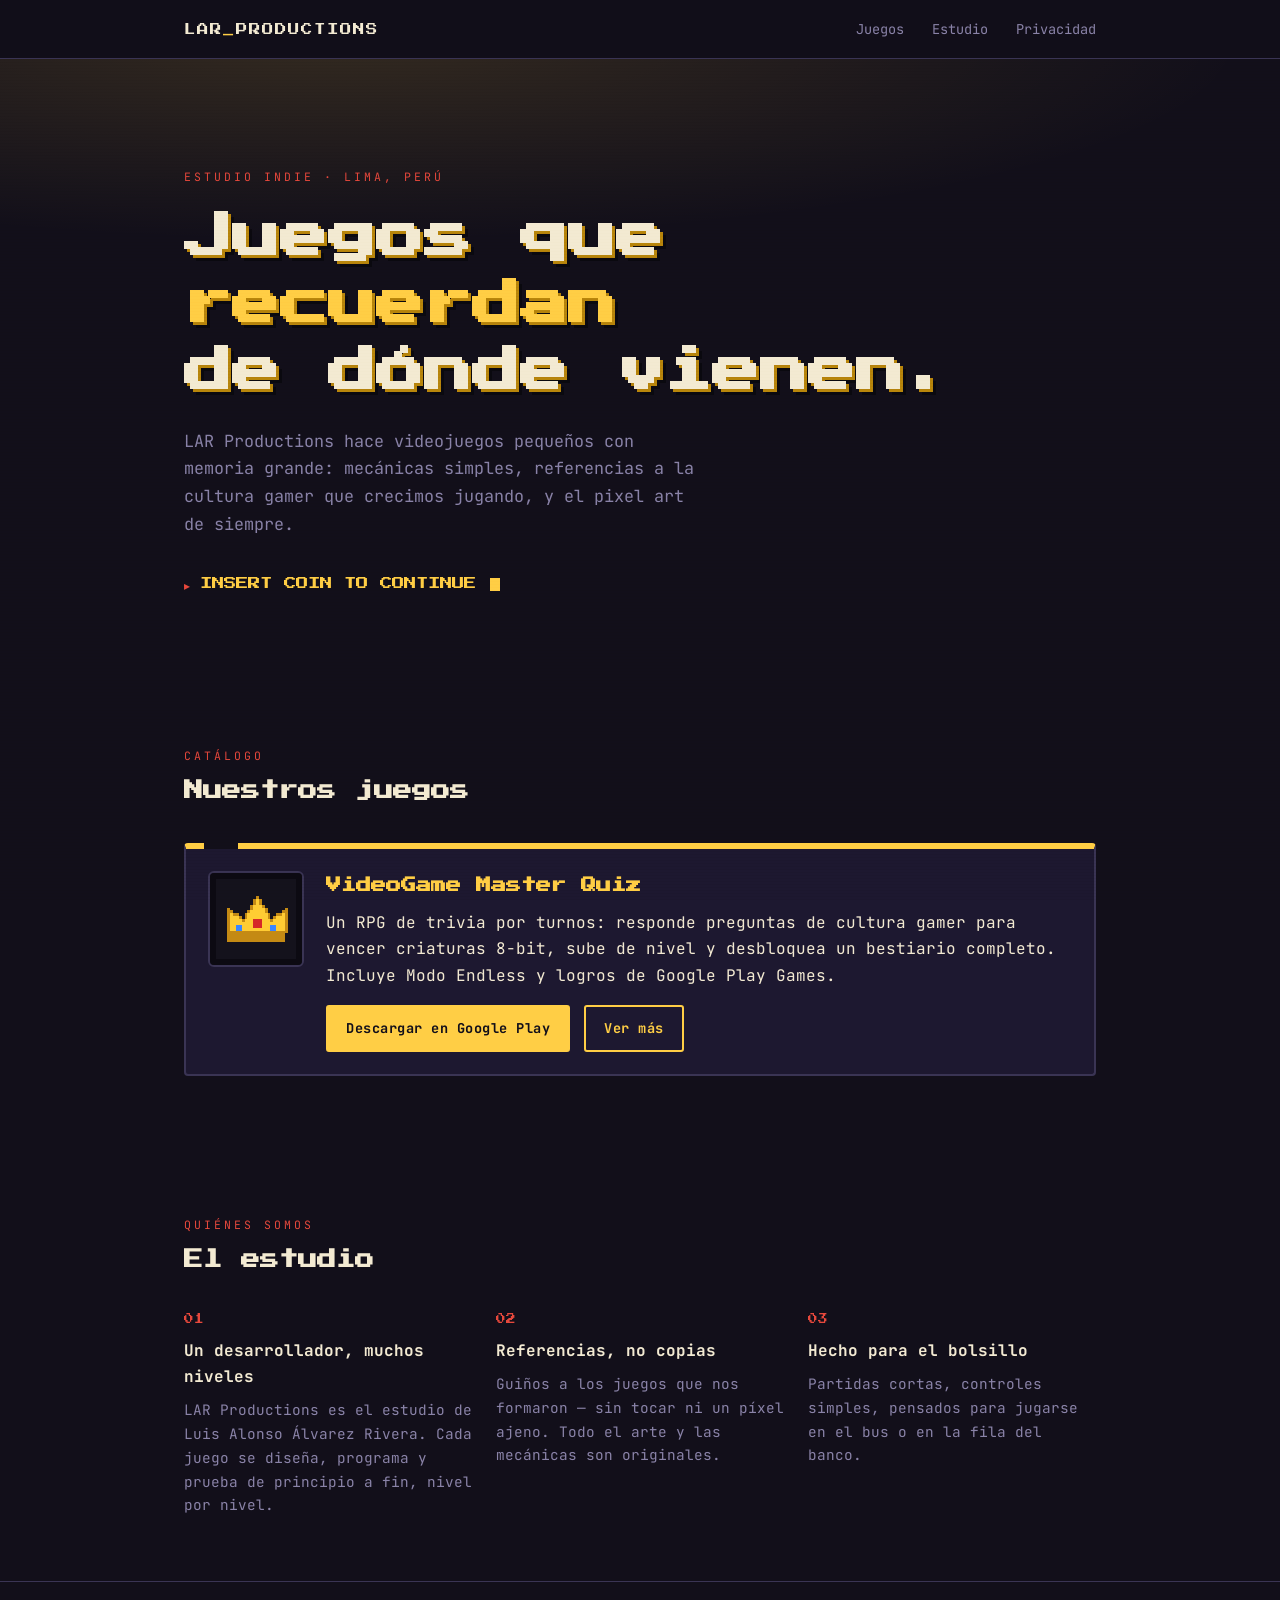
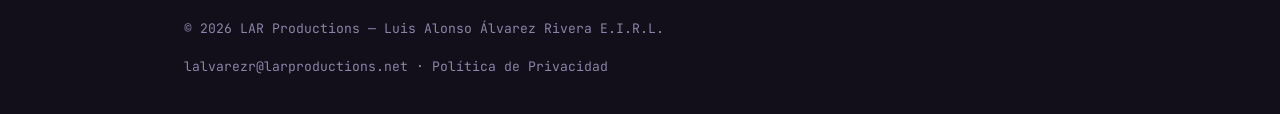
<file: index.html>
<!doctype html>
<html lang="es">
<head>
<meta charset="utf-8">
<meta name="viewport" content="width=device-width, initial-scale=1">
<title>LAR Productions — Estudio indie de videojuegos</title>
<meta name="description" content="LAR Productions es un estudio indie peruano de videojuegos. Creadores de VideoGame Master Quiz, un RPG de trivia retro para Android.">
<link rel="stylesheet" href="assets/style.css">
</head>
<body>

<nav class="nav">
  <div class="wrap">
    <div class="nav-logo">LAR<span>_</span>PRODUCTIONS</div>
    <div class="nav-links">
      <a href="#juegos">Juegos</a>
      <a href="#estudio">Estudio</a>
      <a href="politica-de-privacidad.html">Privacidad</a>
    </div>
  </div>
</nav>

<header class="hero">
  <div class="wrap">
    <p class="eyebrow">Estudio indie · Lima, Perú</p>
    <h1>Juegos que <span>recuerdan</span><br>de dónde vienen.</h1>
    <p class="lede">LAR Productions hace videojuegos pequeños con memoria grande: mecánicas simples, referencias a la cultura gamer que crecimos jugando, y el pixel art de siempre.</p>
    <a href="#juegos" class="insert-coin">INSERT COIN TO CONTINUE<span class="cursor"></span></a>
  </div>
</header>

<section class="section" id="juegos">
  <div class="wrap">
    <div class="section-head">
      <p class="eyebrow">Catálogo</p>
      <h2>Nuestros juegos</h2>
    </div>

    <div class="cartridge">
      <div class="cart-icon">
        <img src="assets/icons/09_you_are_a_super_player.png" alt="Ícono del logro YOU ARE A SUPER PLAYER de VideoGame Master Quiz">
      </div>
      <div class="cart-body">
        <h3>VideoGame Master Quiz</h3>
        <p>Un RPG de trivia por turnos: responde preguntas de cultura gamer para vencer criaturas 8-bit, sube de nivel y desbloquea un bestiario completo. Incluye Modo Endless y logros de Google Play Games.</p>
        <div class="cart-actions">
          <a class="btn primary" href="https://play.google.com/store/apps/details?id=com.LuisAlvarez.VideoGameQuizMaster">Descargar en Google Play</a>
          <a class="btn" href="videogame-quiz-master.html">Ver más</a>
        </div>
      </div>
    </div>
  </div>
</section>

<section class="section" id="estudio">
  <div class="wrap">
    <div class="section-head">
      <p class="eyebrow">Quiénes somos</p>
      <h2>El estudio</h2>
    </div>
    <div class="features">
      <div class="feature">
        <span class="tag">01</span>
        <h4>Un desarrollador, muchos niveles</h4>
        <p>LAR Productions es el estudio de Luis Alonso Álvarez Rivera. Cada juego se diseña, programa y prueba de principio a fin, nivel por nivel.</p>
      </div>
      <div class="feature">
        <span class="tag">02</span>
        <h4>Referencias, no copias</h4>
        <p>Guiños a los juegos que nos formaron — sin tocar ni un píxel ajeno. Todo el arte y las mecánicas son originales.</p>
      </div>
      <div class="feature">
        <span class="tag">03</span>
        <h4>Hecho para el bolsillo</h4>
        <p>Partidas cortas, controles simples, pensados para jugarse en el bus o en la fila del banco.</p>
      </div>
    </div>
  </div>
</section>

<footer>
  <div class="wrap">
    <span>© <span id="year"></span> LAR Productions — Luis Alonso Álvarez Rivera E.I.R.L.</span>
    <span><a href="mailto:lalvarezr@larproductions.net">lalvarezr@larproductions.net</a> · <a href="politica-de-privacidad.html">Política de Privacidad</a></span>
  </div>
</footer>

<script>document.getElementById('year').textContent = new Date().getFullYear();</script>
</body>
</html>
</file>
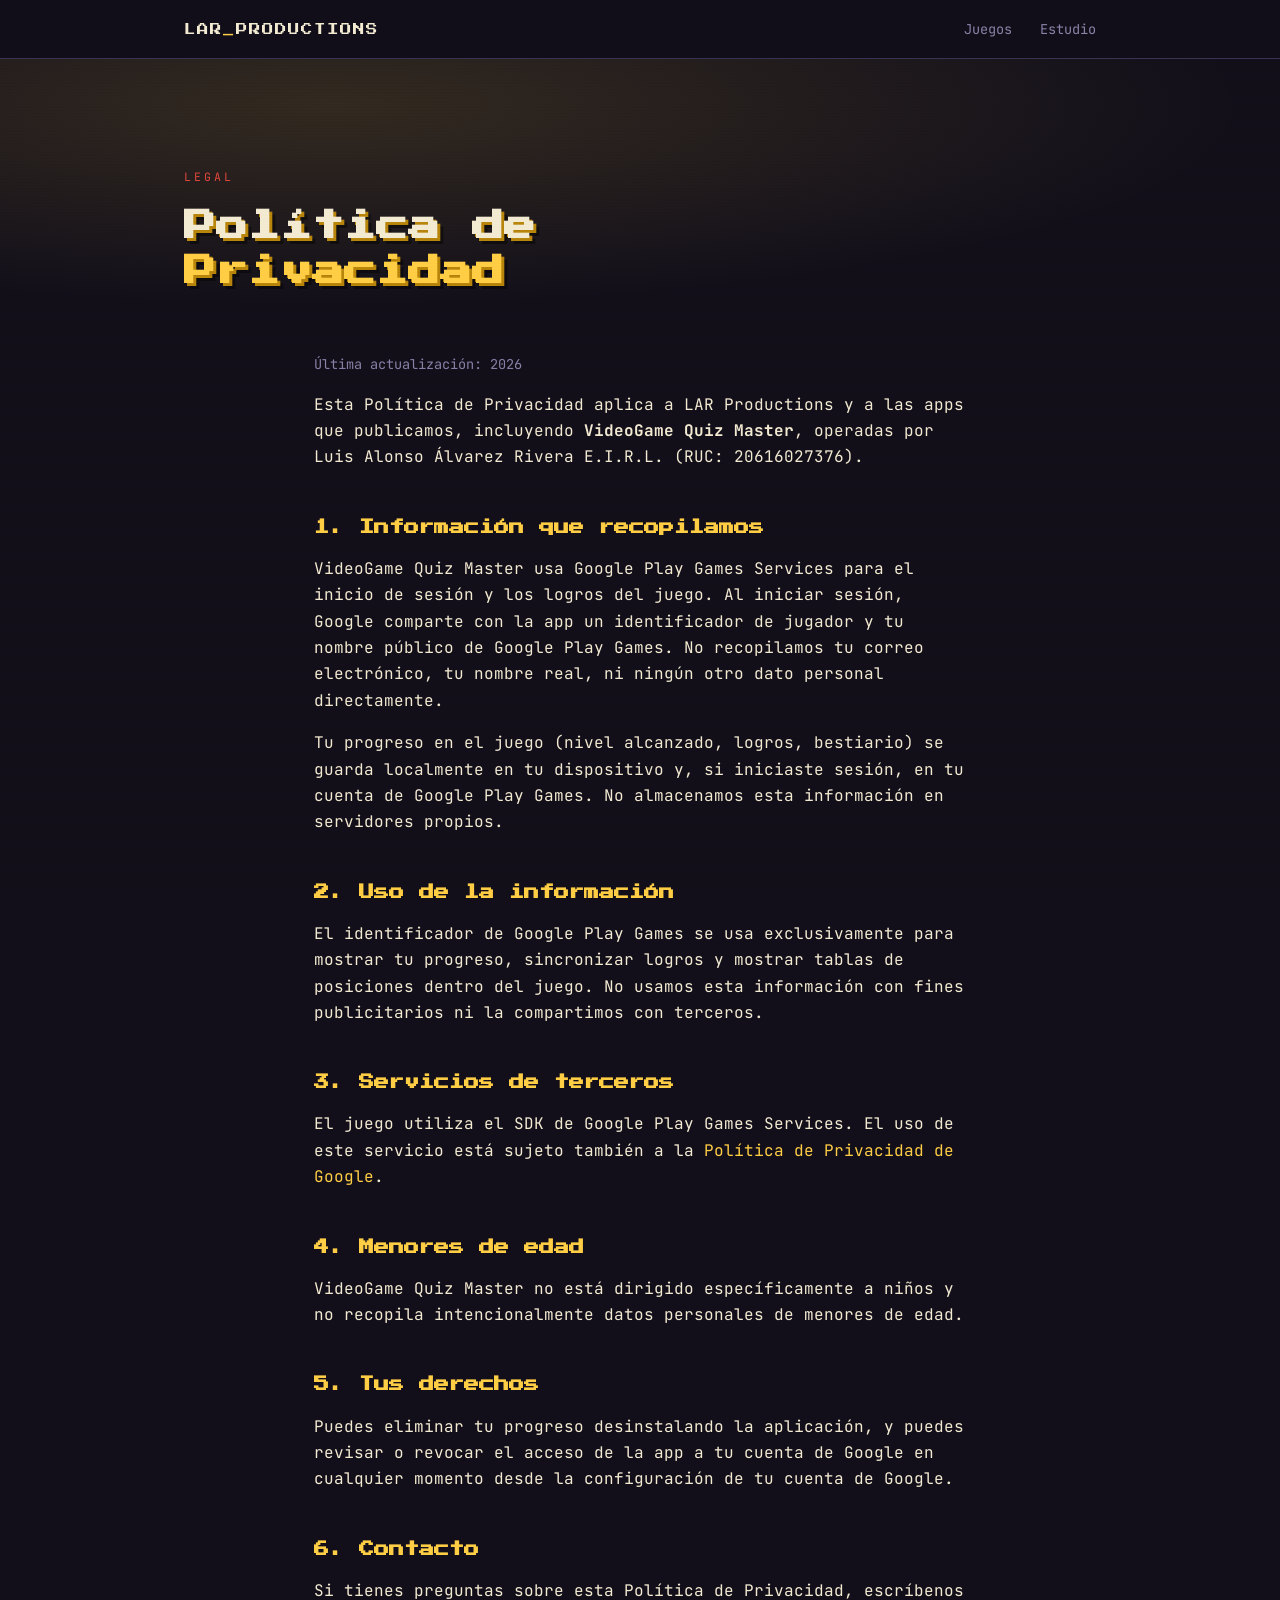
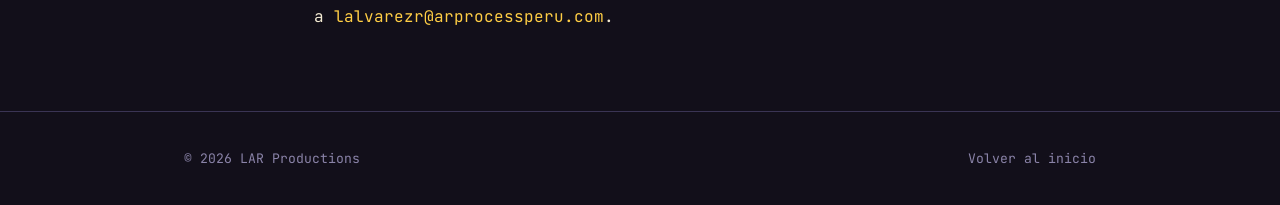
<file: politica-de-privacidad.html>
<!doctype html>
<html lang="es">
<head>
<meta charset="utf-8">
<meta name="viewport" content="width=device-width, initial-scale=1">
<title>Política de Privacidad — LAR Productions</title>
<meta name="description" content="Política de privacidad de LAR Productions y de la app VideoGame Quiz Master.">
<link rel="stylesheet" href="assets/style.css">
</head>
<body>

<nav class="nav">
  <div class="wrap">
    <a href="index.html" class="nav-logo">LAR<span>_</span>PRODUCTIONS</a>
    <div class="nav-links">
      <a href="index.html#juegos">Juegos</a>
      <a href="index.html#estudio">Estudio</a>
    </div>
  </div>
</nav>

<header class="hero" style="padding-bottom:24px;">
  <div class="wrap">
    <p class="eyebrow">Legal</p>
    <h1 style="font-size:clamp(1.3rem,4vw,2rem);">Política de<br><span>Privacidad</span></h1>
  </div>
</header>

<section class="section" style="padding-top:0;">
  <div class="wrap prose">
    <p class="updated">Última actualización: 2026</p>

    <p>Esta Política de Privacidad aplica a LAR Productions y a las apps que publicamos, incluyendo <strong>VideoGame Quiz Master</strong>, operadas por Luis Alonso Álvarez Rivera E.I.R.L. (RUC: 20616027376).</p>

    <h2>1. Información que recopilamos</h2>
    <p>VideoGame Quiz Master usa Google Play Games Services para el inicio de sesión y los logros del juego. Al iniciar sesión, Google comparte con la app un identificador de jugador y tu nombre público de Google Play Games. No recopilamos tu correo electrónico, tu nombre real, ni ningún otro dato personal directamente.</p>
    <p>Tu progreso en el juego (nivel alcanzado, logros, bestiario) se guarda localmente en tu dispositivo y, si iniciaste sesión, en tu cuenta de Google Play Games. No almacenamos esta información en servidores propios.</p>

    <h2>2. Uso de la información</h2>
    <p>El identificador de Google Play Games se usa exclusivamente para mostrar tu progreso, sincronizar logros y mostrar tablas de posiciones dentro del juego. No usamos esta información con fines publicitarios ni la compartimos con terceros.</p>

    <h2>3. Servicios de terceros</h2>
    <p>El juego utiliza el SDK de Google Play Games Services. El uso de este servicio está sujeto también a la <a href="https://policies.google.com/privacy" target="_blank" rel="noopener">Política de Privacidad de Google</a>.</p>

    <h2>4. Menores de edad</h2>
    <p>VideoGame Quiz Master no está dirigido específicamente a niños y no recopila intencionalmente datos personales de menores de edad.</p>

    <h2>5. Tus derechos</h2>
    <p>Puedes eliminar tu progreso desinstalando la aplicación, y puedes revisar o revocar el acceso de la app a tu cuenta de Google en cualquier momento desde la configuración de tu cuenta de Google.</p>

    <h2>6. Contacto</h2>
    <p>Si tienes preguntas sobre esta Política de Privacidad, escríbenos a <a href="mailto:lalvarezr@arprocessperu.com">lalvarezr@arprocessperu.com</a>.</p>
  </div>
</section>

<footer>
  <div class="wrap">
    <span>© <span id="year"></span> LAR Productions</span>
    <span><a href="index.html">Volver al inicio</a></span>
  </div>
</footer>

<script>document.getElementById('year').textContent = new Date().getFullYear();</script>
</body>
</html>
</file>
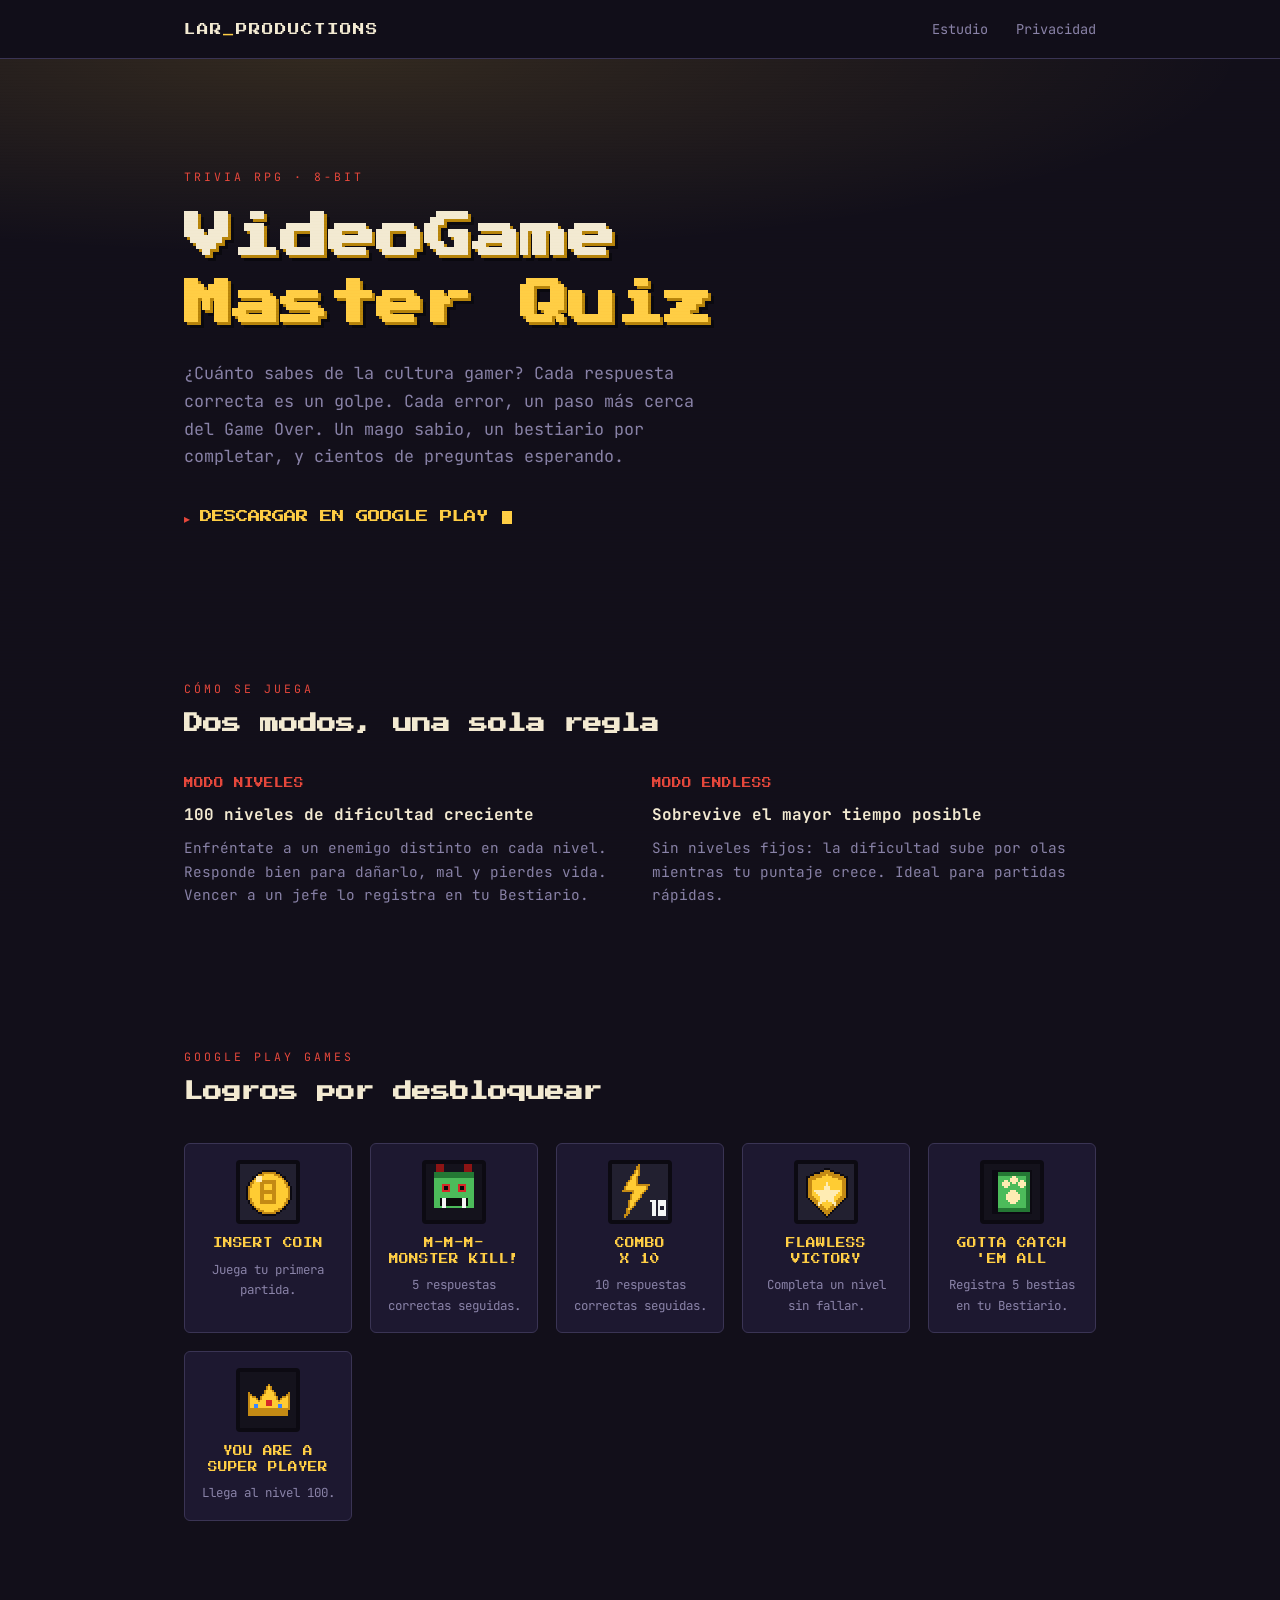
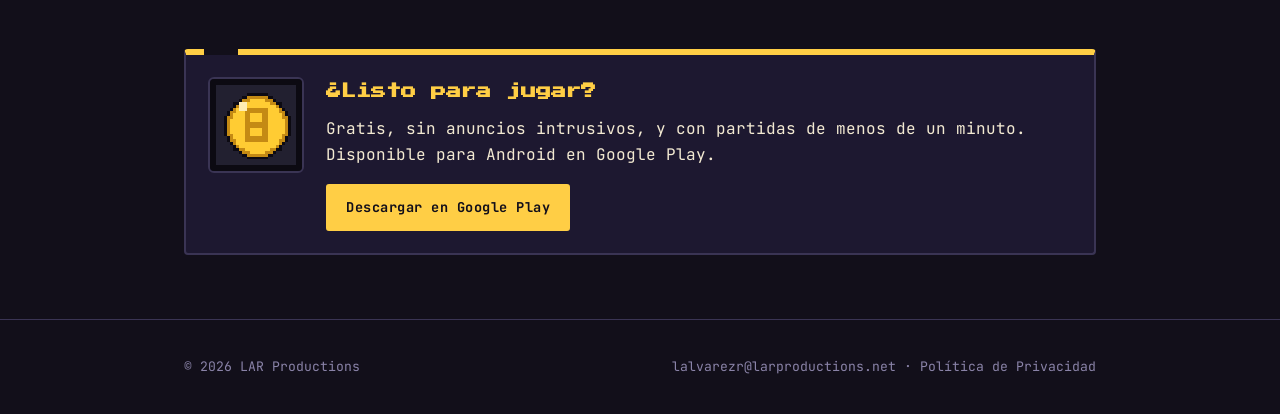
<file: videogame-quiz-master.html>
<!doctype html>
<html lang="es">
<head>
<meta charset="utf-8">
<meta name="viewport" content="width=device-width, initial-scale=1">
<title>VideoGame Master Quiz — LAR Productions</title>
<meta name="description" content="VideoGame Master Quiz: RPG de trivia retro para Android. Responde preguntas de cultura gamer, derrota monstruos 8-bit y desbloquea logros de Google Play Games.">
<link rel="stylesheet" href="assets/style.css">
</head>
<body>

<nav class="nav">
  <div class="wrap">
    <a href="index.html" class="nav-logo">LAR<span>_</span>PRODUCTIONS</a>
    <div class="nav-links">
      <a href="index.html#estudio">Estudio</a>
      <a href="politica-de-privacidad.html">Privacidad</a>
    </div>
  </div>
</nav>

<header class="hero">
  <div class="wrap">
    <p class="eyebrow">Trivia RPG · 8-bit</p>
    <h1>VideoGame<br><span>Master Quiz</span></h1>
    <p class="lede">¿Cuánto sabes de la cultura gamer? Cada respuesta correcta es un golpe. Cada error, un paso más cerca del Game Over. Un mago sabio, un bestiario por completar, y cientos de preguntas esperando.</p>
    <a href="https://play.google.com/store/apps/details?id=com.LuisAlvarez.VideoGameQuizMaster" class="insert-coin">DESCARGAR EN GOOGLE PLAY<span class="cursor"></span></a>
  </div>
</header>

<section class="section">
  <div class="wrap">
    <div class="section-head">
      <p class="eyebrow">Cómo se juega</p>
      <h2>Dos modos, una sola regla</h2>
    </div>
    <div class="features">
      <div class="feature">
        <span class="tag">MODO NIVELES</span>
        <h4>100 niveles de dificultad creciente</h4>
        <p>Enfréntate a un enemigo distinto en cada nivel. Responde bien para dañarlo, mal y pierdes vida. Vencer a un jefe lo registra en tu Bestiario.</p>
      </div>
      <div class="feature">
        <span class="tag">MODO ENDLESS</span>
        <h4>Sobrevive el mayor tiempo posible</h4>
        <p>Sin niveles fijos: la dificultad sube por olas mientras tu puntaje crece. Ideal para partidas rápidas.</p>
      </div>
    </div>
  </div>
</section>

<section class="section">
  <div class="wrap">
    <div class="section-head">
      <p class="eyebrow">Google Play Games</p>
      <h2>Logros por desbloquear</h2>
    </div>
    <div class="badge-grid">
      <div class="badge">
        <img src="assets/icons/01_insert_coin.png" alt="Ícono del logro INSERT COIN">
        <div class="name">INSERT COIN</div>
        <div class="desc">Juega tu primera partida.</div>
      </div>
      <div class="badge">
        <img src="assets/icons/03_mmm_monster_kill.png" alt="Ícono del logro M-M-M-MONSTER KILL!">
        <div class="name">M-M-M-<br>MONSTER KILL!</div>
        <div class="desc">5 respuestas correctas seguidas.</div>
      </div>
      <div class="badge">
        <img src="assets/icons/06_combo_x10.png" alt="Ícono del logro COMBO X 10">
        <div class="name">COMBO<br>X 10</div>
        <div class="desc">10 respuestas correctas seguidas.</div>
      </div>
      <div class="badge">
        <img src="assets/icons/04_flawless_victory.png" alt="Ícono del logro FLAWLESS VICTORY">
        <div class="name">FLAWLESS<br>VICTORY</div>
        <div class="desc">Completa un nivel sin fallar.</div>
      </div>
      <div class="badge">
        <img src="assets/icons/05_gotta_catch_em_all.png" alt="Ícono del logro GOTTA CATCH 'EM ALL">
        <div class="name">GOTTA CATCH<br>'EM ALL</div>
        <div class="desc">Registra 5 bestias en tu Bestiario.</div>
      </div>
      <div class="badge">
        <img src="assets/icons/09_you_are_a_super_player.png" alt="Ícono del logro YOU ARE A SUPER PLAYER">
        <div class="name">YOU ARE A<br>SUPER PLAYER</div>
        <div class="desc">Llega al nivel 100.</div>
      </div>
    </div>
  </div>
</section>

<section class="section">
  <div class="wrap">
    <div class="cartridge">
      <div class="cart-icon">
        <img src="assets/icons/01_insert_coin.png" alt="">
      </div>
      <div class="cart-body">
        <h3>¿Listo para jugar?</h3>
        <p>Gratis, sin anuncios intrusivos, y con partidas de menos de un minuto. Disponible para Android en Google Play.</p>
        <div class="cart-actions">
          <a class="btn primary" href="https://play.google.com/store/apps/details?id=com.LuisAlvarez.VideoGameQuizMaster">Descargar en Google Play</a>
        </div>
      </div>
    </div>
  </div>
</section>

<footer>
  <div class="wrap">
    <span>© <span id="year"></span> LAR Productions</span>
    <span><a href="mailto:lalvarezr@larproductions.net">lalvarezr@larproductions.net</a> · <a href="politica-de-privacidad.html">Política de Privacidad</a></span>
  </div>
</footer>

<script>document.getElementById('year').textContent = new Date().getFullYear();</script>
</body>
</html>
</file>
<file: assets/style.css>
@import url('https://fonts.googleapis.com/css2?family=Press+Start+2P&family=JetBrains+Mono:ital,wght@0,400;0,500;0,700;1,400&display=swap');

:root{
  --bg:#120f1a;
  --panel:#1d1830;
  --panel-2:#241f3a;
  --gold:#ffce45;
  --gold-dim:#b8860b;
  --red:#e6483c;
  --cream:#f3ead2;
  --muted:#8a83a8;
  --border:#3a3454;
  --maxw:960px;
}

*{box-sizing:border-box;}
html{scroll-behavior:smooth;}

body{
  margin:0;
  background:var(--bg);
  color:var(--cream);
  font-family:'JetBrains Mono', ui-monospace, monospace;
  font-size:16px;
  line-height:1.65;
  -webkit-font-smoothing:antialiased;
}

/* Subtle CRT scanline texture, ambient not decorative overload */
body::before{
  content:"";
  position:fixed;
  inset:0;
  pointer-events:none;
  z-index:2;
  background:repeating-linear-gradient(
    0deg,
    rgba(0,0,0,0.10) 0px,
    rgba(0,0,0,0.10) 1px,
    transparent 1px,
    transparent 3px
  );
  opacity:.35;
  mix-blend-mode:overlay;
}

.pixel{
  font-family:'Press Start 2P', monospace;
  line-height:1.5;
  letter-spacing:.5px;
}

a{color:var(--gold); text-decoration:none;}
a:hover{color:var(--red);}
a:focus-visible, button:focus-visible{
  outline:3px solid var(--gold);
  outline-offset:3px;
}

img{max-width:100%; display:block; image-rendering:pixelated;}

.wrap{
  max-width:var(--maxw);
  margin:0 auto;
  padding:0 24px;
}

/* ---------- NAV ---------- */
.nav{
  position:relative;
  z-index:3;
  border-bottom:1px solid var(--border);
  background:rgba(18,15,26,.9);
  backdrop-filter:blur(4px);
}
.nav .wrap{
  display:flex;
  align-items:center;
  justify-content:space-between;
  padding-top:18px;
  padding-bottom:18px;
}
.nav-logo{
  font-family:'Press Start 2P', monospace;
  font-size:.72rem;
  color:var(--cream);
  letter-spacing:1px;
}
.nav-logo span{color:var(--gold);}
.nav-links{
  display:flex;
  gap:28px;
  font-size:.85rem;
}
.nav-links a{color:var(--muted);}
.nav-links a:hover{color:var(--gold);}

/* ---------- HERO ---------- */
.hero{
  position:relative;
  z-index:1;
  padding:96px 0 72px;
  overflow:hidden;
}
.hero::after{
  content:"";
  position:absolute;
  inset:-20% -10% auto -10%;
  height:340px;
  background:radial-gradient(ellipse at 30% 30%, rgba(255,206,69,.14), transparent 60%);
  z-index:-1;
}
.eyebrow{
  font-size:.72rem;
  letter-spacing:3px;
  color:var(--red);
  text-transform:uppercase;
  margin-bottom:18px;
}
.hero h1{
  font-family:'Press Start 2P', monospace;
  font-size:clamp(1.7rem, 5vw, 3rem);
  line-height:1.4;
  margin:0 0 22px;
  color:var(--cream);
  text-shadow:3px 3px 0 var(--gold-dim), 6px 6px 0 rgba(0,0,0,.4);
}
.hero h1 span{color:var(--gold);}
.hero p.lede{
  max-width:52ch;
  color:var(--muted);
  font-size:1.05rem;
  margin-bottom:34px;
}

/* Blinking insert-coin cursor -- the signature element */
.insert-coin{
  display:inline-flex;
  align-items:center;
  gap:10px;
  font-family:'Press Start 2P', monospace;
  font-size:.78rem;
  color:var(--gold);
  cursor:pointer;
  background:none;
  border:none;
  padding:0;
}
.insert-coin::before{
  content:"▸";
  color:var(--red);
}
.insert-coin .cursor{
  display:inline-block;
  width:10px;
  height:1em;
  background:var(--gold);
  animation:blink 1s steps(1) infinite;
  margin-left:4px;
}
@keyframes blink{ 50%{ opacity:0; } }
@media (prefers-reduced-motion: reduce){
  .insert-coin .cursor{ animation:none; }
}

/* ---------- SECTION HEADERS ---------- */
.section{ padding:64px 0; position:relative; z-index:1; }
.section-head{ margin-bottom:36px; }
.section-head .eyebrow{ margin-bottom:10px; }
.section-head h2{
  font-family:'Press Start 2P', monospace;
  font-size:1.2rem;
  color:var(--cream);
  margin:0;
}

/* ---------- CARTRIDGE CARD ---------- */
.cartridge{
  display:grid;
  grid-template-columns:96px 1fr;
  gap:22px;
  background:var(--panel);
  border:2px solid var(--border);
  border-top:6px solid var(--gold);
  padding:22px;
  border-radius:4px;
  position:relative;
}
.cartridge::before{
  content:"";
  position:absolute;
  top:-6px; left:18px;
  width:34px; height:6px;
  background:var(--bg);
}
.cart-icon{
  width:96px; height:96px;
  border-radius:6px;
  border:2px solid var(--border);
  overflow:hidden;
  background:var(--bg);
}
.cart-body h3{
  font-family:'Press Start 2P', monospace;
  font-size:.95rem;
  margin:2px 0 12px;
  color:var(--gold);
}
.cart-body p{ color:var(--cream); margin:0 0 16px; }
.cart-actions{ display:flex; gap:14px; flex-wrap:wrap; }

.btn{
  display:inline-block;
  font-family:'JetBrains Mono', monospace;
  font-weight:700;
  font-size:.85rem;
  padding:10px 18px;
  border-radius:3px;
  border:2px solid var(--gold);
  color:var(--gold);
  background:transparent;
  letter-spacing:.5px;
}
.btn:hover{ background:var(--gold); color:var(--bg); }
.btn.primary{ background:var(--gold); color:var(--bg); }
.btn.primary:hover{ background:var(--red); border-color:var(--red); color:var(--cream); }

/* ---------- BADGE GRID (achievements) ---------- */
.badge-grid{
  display:grid;
  grid-template-columns:repeat(auto-fill, minmax(150px, 1fr));
  gap:18px;
}
.badge{
  background:var(--panel);
  border:1px solid var(--border);
  border-radius:6px;
  padding:16px;
  text-align:center;
}
.badge img{
  width:64px; height:64px;
  margin:0 auto 12px;
  border-radius:4px;
}
.badge .name{
  font-family:'Press Start 2P', monospace;
  font-size:.6rem;
  color:var(--gold);
  line-height:1.6;
  margin-bottom:8px;
}
.badge .desc{ font-size:.78rem; color:var(--muted); }

/* ---------- FEATURE LIST ---------- */
.features{
  display:grid;
  grid-template-columns:repeat(auto-fit, minmax(220px,1fr));
  gap:24px;
}
.feature .tag{
  font-family:'Press Start 2P', monospace;
  font-size:.6rem;
  color:var(--red);
  margin-bottom:10px;
  display:block;
}
.feature h4{ margin:0 0 8px; color:var(--cream); font-size:1rem; }
.feature p{ margin:0; color:var(--muted); font-size:.9rem; }

/* ---------- FOOTER ---------- */
footer{
  border-top:1px solid var(--border);
  padding:36px 0;
  position:relative; z-index:1;
}
footer .wrap{
  display:flex;
  flex-wrap:wrap;
  gap:16px;
  align-items:center;
  justify-content:space-between;
  font-size:.82rem;
  color:var(--muted);
}
footer a{ color:var(--muted); }
footer a:hover{ color:var(--gold); }

/* ---------- PROSE (privacy page) ---------- */
.prose{ max-width:70ch; }
.prose h2{
  font-family:'Press Start 2P', monospace;
  font-size:.95rem;
  color:var(--gold);
  margin-top:44px;
}
.prose p, .prose li{ color:var(--cream); }
.prose .updated{ color:var(--muted); font-size:.85rem; }

@media (max-width:560px){
  .cartridge{ grid-template-columns:1fr; text-align:center; }
  .cart-icon{ width:72px; height:72px; margin:0 auto; }
  .cart-actions{ justify-content:center; }
}

/* ---------- MOBILE ---------- */
@media (max-width:640px){
  .wrap{ padding:0 18px; }

  .nav .wrap{
    flex-direction:column;
    align-items:flex-start;
    gap:12px;
    padding-top:14px;
    padding-bottom:14px;
  }
  .nav-links{
    gap:18px;
    font-size:.78rem;
    flex-wrap:wrap;
  }

  .hero{ padding:56px 0 44px; }
  .hero h1{
    font-size:clamp(1.25rem, 7vw, 1.9rem);
    text-shadow:2px 2px 0 var(--gold-dim), 4px 4px 0 rgba(0,0,0,.4);
  }
  .hero p.lede{ font-size:.95rem; }
  .insert-coin{ font-size:.65rem; white-space:normal; line-height:1.6; }

  .section{ padding:44px 0; }
  .section-head h2{ font-size:1rem; }

  .features{ grid-template-columns:1fr; gap:20px; }
  .badge-grid{ grid-template-columns:repeat(auto-fill, minmax(120px, 1fr)); gap:12px; }
  .badge{ padding:12px; }
  .badge img{ width:52px; height:52px; }
  .badge .name{ font-size:.55rem; }

  footer .wrap{
    flex-direction:column;
    align-items:flex-start;
    text-align:left;
    gap:10px;
  }

  .prose h2{ font-size:.8rem; }
}

@media (max-width:380px){
  .nav-logo{ font-size:.62rem; }
  .badge-grid{ grid-template-columns:repeat(2, 1fr); }
}
</file>
